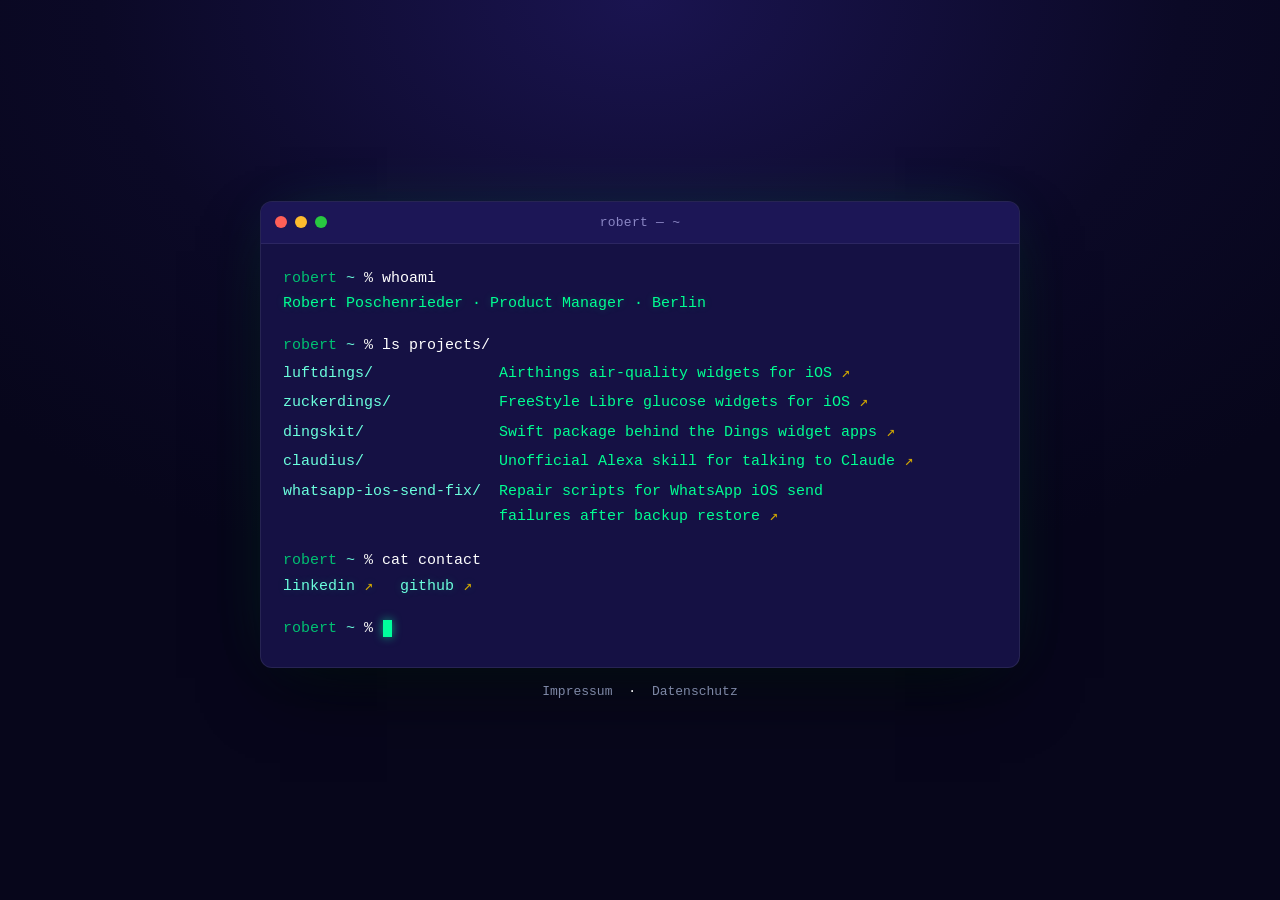
<file: index.html>
<!doctype html>
<html lang="en">
<head>
  <meta charset="utf-8">
  <meta name="viewport" content="width=device-width, initial-scale=1">
  <title>Robert Poschenrieder</title>
  <meta name="description" content="Robert Poschenrieder — product manager in Berlin who uses AI to build apps for fun. Projects include LuftDings and ZuckerDings, iOS widgets for Airthings air-quality sensors and FreeStyle Libre glucose readings.">
  <meta name="color-scheme" content="dark">
  <link rel="stylesheet" href="style.css">
</head>
<body>
  <main>
    <div class="terminal" role="img" aria-label="Terminal window showing Robert Poschenrieder's homepage">
      <div class="titlebar">
        <div class="dots"><span class="r"></span><span class="y"></span><span class="g"></span></div>
        <div class="title">robert — ~</div>
      </div>
      <div class="screen">
        <p class="line"><span class="usr">robert</span> <span class="path">~</span> <span class="pct">%</span> <span class="cmd">whoami</span></p>
        <h1 class="line out"><span class="seg">Robert Poschenrieder ·</span> <span class="seg">Product Manager · Berlin</span></h1>

        <p class="line spacer"></p>

        <p class="line"><span class="usr">robert</span> <span class="path">~</span> <span class="pct">%</span> <span class="cmd">ls projects/</span></p>
        <a class="proj line" href="https://luftdings.poschenrieder.io/"><span class="name">luftdings/</span><span class="desc"><span class="long">Airthings air-quality widgets for iOS</span><span class="short">air-quality widgets</span>&nbsp;<span class="arrow">↗</span></span></a>
        <a class="proj line" href="https://zuckerdings.poschenrieder.io/"><span class="name">zuckerdings/</span><span class="desc"><span class="long">FreeStyle Libre glucose widgets for iOS</span><span class="short">glucose widgets</span>&nbsp;<span class="arrow">↗</span></span></a>
        <a class="proj line" href="https://github.com/robposch/DingsKit"><span class="name">dingskit/</span><span class="desc"><span class="long">Swift package behind the Dings widget apps</span><span class="short">widget app framework</span>&nbsp;<span class="arrow">↗</span></span></a>
        <a class="proj line" href="https://github.com/robposch/claudius"><span class="name">claudius/</span><span class="desc"><span class="long">Unofficial Alexa skill for talking to Claude</span><span class="short">Claude on Alexa</span>&nbsp;<span class="arrow">↗</span></span></a>
        <a class="proj line" href="https://github.com/robposch/whatsapp-ios-send-fix"><span class="name">whatsapp-ios-send-fix/</span><span class="desc"><span class="long">Repair scripts for WhatsApp iOS send failures after backup restore</span><span class="short">WhatsApp send repair</span>&nbsp;<span class="arrow">↗</span></span></a>

        <p class="line spacer"></p>

        <p class="line"><span class="usr">robert</span> <span class="path">~</span> <span class="pct">%</span> <span class="cmd">cat contact</span></p>
        <p class="line out"><a class="lnk" href="https://www.linkedin.com/in/robert-poschenrieder" rel="noopener">linkedin <span class="arrow">↗</span></a>   <a class="lnk" href="https://github.com/robposch" rel="noopener">github <span class="arrow">↗</span></a></p>

        <p class="line spacer"></p>

        <p class="line"><span class="usr">robert</span> <span class="path">~</span> <span class="pct">%</span> <span class="cursor"></span></p>
      </div>
    </div>
    <nav class="legal-foot">
      <a href="impressum/">Impressum</a> ·
      <a href="datenschutz/">Datenschutz</a>
    </nav>
  </main>
</body>
</html>
</file>
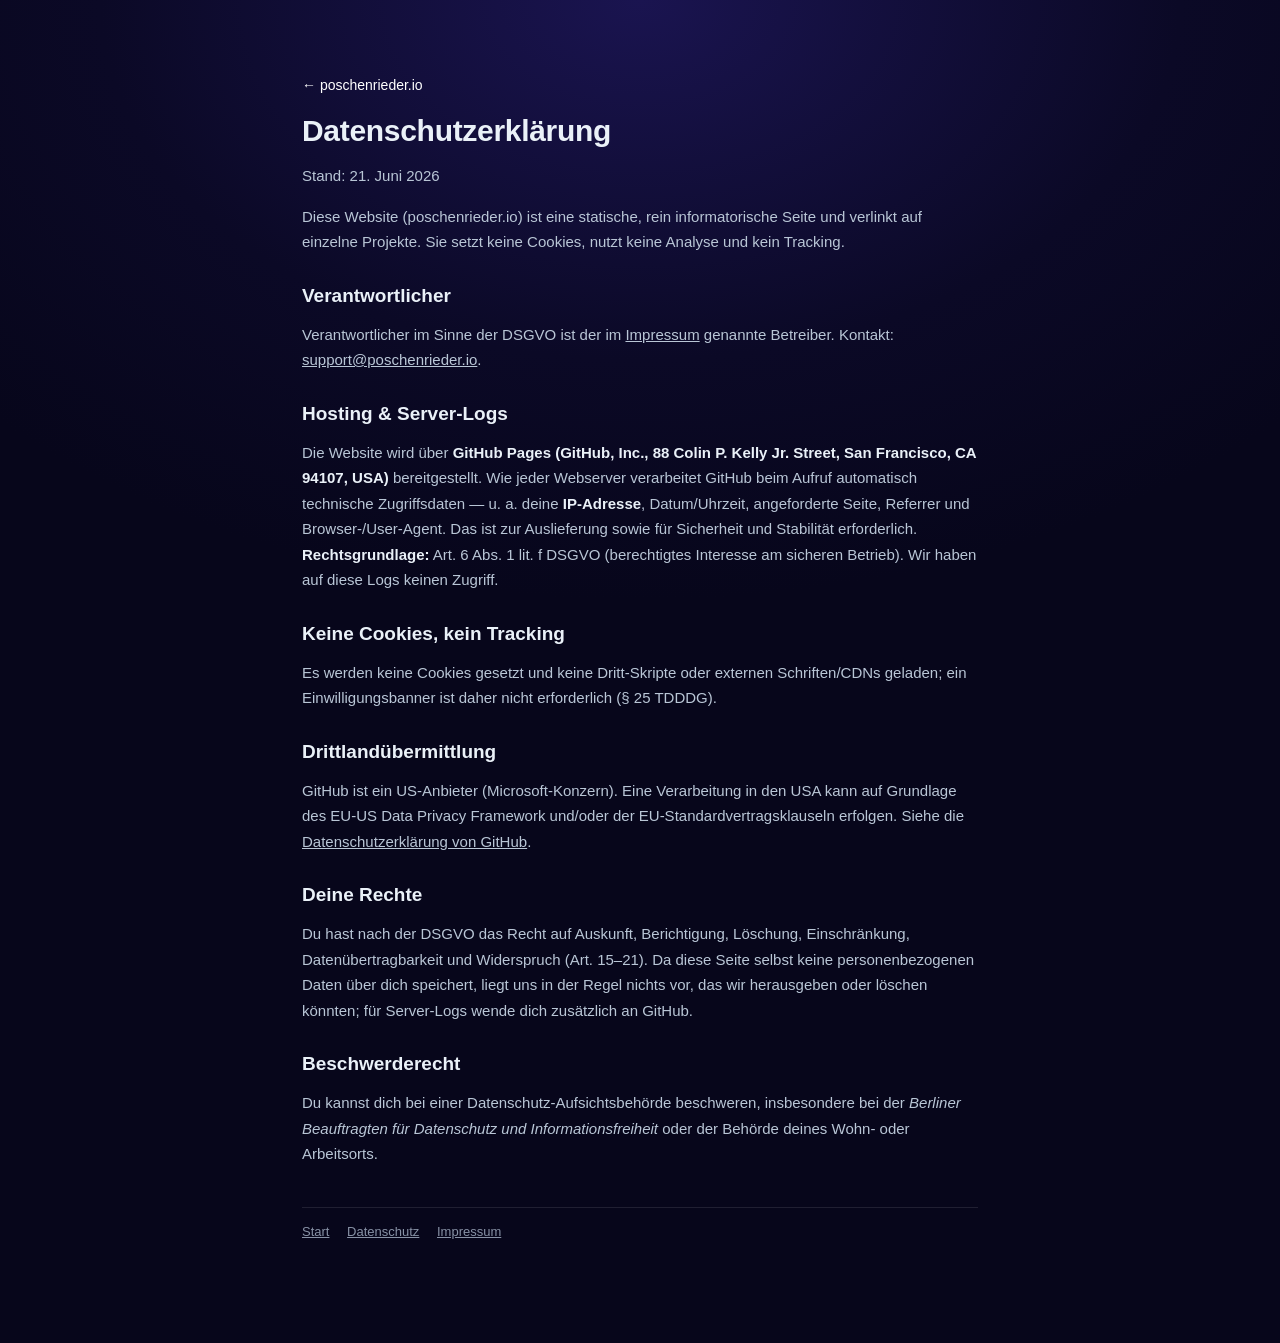
<file: datenschutz/index.html>
<!doctype html>
<html lang="de">
<head>
  <meta charset="utf-8">
  <meta name="viewport" content="width=device-width, initial-scale=1">
  <meta name="color-scheme" content="dark">
  <title>Datenschutzerklärung — Robert Poschenrieder</title>
  <meta name="description" content="Datenschutzerklärung für poschenrieder.io. Statische Website über GitHub Pages, keine Cookies, kein Tracking.">
  <link rel="stylesheet" href="../style.css">
</head>
<body class="doc-page">
  <div class="doc">
    <a class="back" href="../">← poschenrieder.io</a>
    <h1>Datenschutzerklärung</h1>
    <p class="muted">Stand: 21. Juni 2026</p>

    <p>Diese Website (poschenrieder.io) ist eine statische, rein informatorische Seite und verlinkt auf einzelne Projekte. Sie setzt keine Cookies, nutzt keine Analyse und kein Tracking.</p>

    <h2>Verantwortlicher</h2>
    <p>Verantwortlicher im Sinne der DSGVO ist der im <a href="../impressum/">Impressum</a> genannte Betreiber. Kontakt:
      <a href="mailto:&#115;&#117;&#112;&#112;&#111;&#114;&#116;&#64;&#112;&#111;&#115;&#99;&#104;&#101;&#110;&#114;&#105;&#101;&#100;&#101;&#114;&#46;&#105;&#111;">&#115;&#117;&#112;&#112;&#111;&#114;&#116;&#64;&#112;&#111;&#115;&#99;&#104;&#101;&#110;&#114;&#105;&#101;&#100;&#101;&#114;&#46;&#105;&#111;</a>.
    </p>

    <h2>Hosting &amp; Server-Logs</h2>
    <p>Die Website wird über <strong>GitHub Pages (GitHub, Inc., 88 Colin P. Kelly Jr. Street, San Francisco, CA 94107, USA)</strong> bereitgestellt. Wie jeder Webserver verarbeitet GitHub beim Aufruf automatisch technische Zugriffsdaten — u. a. deine <strong>IP-Adresse</strong>, Datum/Uhrzeit, angeforderte Seite, Referrer und Browser-/User-Agent. Das ist zur Auslieferung sowie für Sicherheit und Stabilität erforderlich. <strong>Rechtsgrundlage:</strong> Art. 6 Abs. 1 lit. f DSGVO (berechtigtes Interesse am sicheren Betrieb). Wir haben auf diese Logs keinen Zugriff.</p>

    <h2>Keine Cookies, kein Tracking</h2>
    <p>Es werden keine Cookies gesetzt und keine Dritt-Skripte oder externen Schriften/CDNs geladen; ein Einwilligungsbanner ist daher nicht erforderlich (§ 25 TDDDG).</p>

    <h2>Drittlandübermittlung</h2>
    <p>GitHub ist ein US-Anbieter (Microsoft-Konzern). Eine Verarbeitung in den USA kann auf Grundlage des EU-US Data Privacy Framework und/oder der EU-Standardvertragsklauseln erfolgen. Siehe die <a href="https://docs.github.com/site-policy/privacy-policies/github-general-privacy-statement" rel="noopener" target="_blank">Datenschutzerklärung von GitHub</a>.</p>

    <h2>Deine Rechte</h2>
    <p>Du hast nach der DSGVO das Recht auf Auskunft, Berichtigung, Löschung, Einschränkung, Datenübertragbarkeit und Widerspruch (Art. 15–21). Da diese Seite selbst keine personenbezogenen Daten über dich speichert, liegt uns in der Regel nichts vor, das wir herausgeben oder löschen könnten; für Server-Logs wende dich zusätzlich an GitHub.</p>

    <h2>Beschwerderecht</h2>
    <p>Du kannst dich bei einer Datenschutz-Aufsichtsbehörde beschweren, insbesondere bei der <em>Berliner Beauftragten für Datenschutz und Informationsfreiheit</em> oder der Behörde deines Wohn- oder Arbeitsorts.</p>

    <div class="docfoot">
      <a href="../">Start</a>
      <a href="../datenschutz/">Datenschutz</a>
      <a href="../impressum/">Impressum</a>
    </div>
  </div>
</body>
</html>
</file>
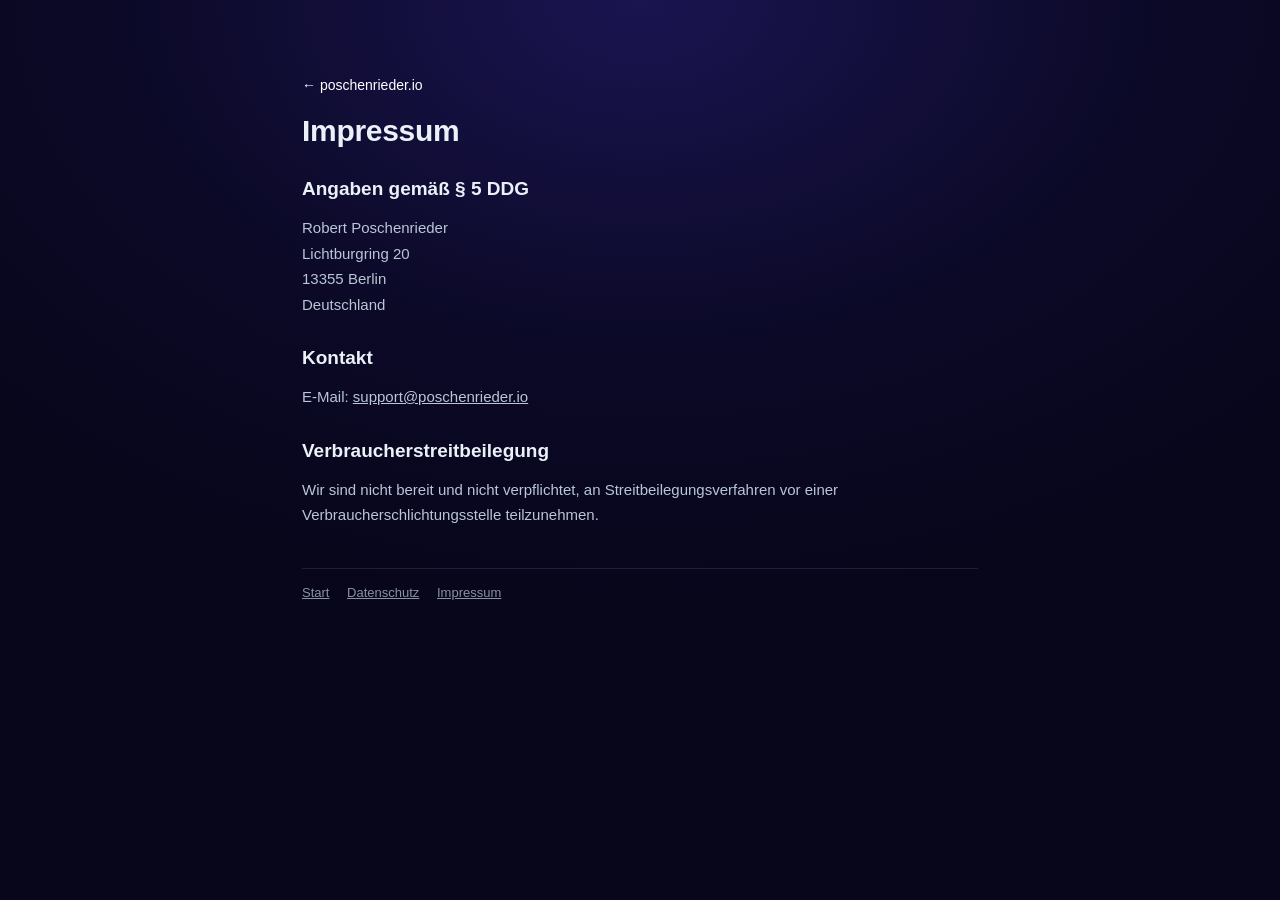
<file: impressum/index.html>
<!doctype html>
<html lang="de">
<head>
  <meta charset="utf-8">
  <meta name="viewport" content="width=device-width, initial-scale=1">
  <meta name="robots" content="noindex, nofollow, noai, noimageai">
  <meta name="color-scheme" content="dark">
  <title>Impressum — Robert Poschenrieder</title>
  <link rel="stylesheet" href="../style.css">
</head>
<body class="doc-page">
  <div class="doc">
    <a class="back" href="../">← poschenrieder.io</a>
    <h1>Impressum</h1>

    <h2>Angaben gemäß § 5 DDG</h2>
    <p>
      Robert Poschenrieder<br>
      Lichtburgring 20<br>
      13355 Berlin<br>
      Deutschland
    </p>

    <h2>Kontakt</h2>
    <p>E-Mail:
      <a href="mailto:&#115;&#117;&#112;&#112;&#111;&#114;&#116;&#64;&#112;&#111;&#115;&#99;&#104;&#101;&#110;&#114;&#105;&#101;&#100;&#101;&#114;&#46;&#105;&#111;">&#115;&#117;&#112;&#112;&#111;&#114;&#116;&#64;&#112;&#111;&#115;&#99;&#104;&#101;&#110;&#114;&#105;&#101;&#100;&#101;&#114;&#46;&#105;&#111;</a>
    </p>

    <h2>Verbraucherstreitbeilegung</h2>
    <p>Wir sind nicht bereit und nicht verpflichtet, an Streitbeilegungsverfahren vor einer Verbraucherschlichtungsstelle teilzunehmen.</p>

    <div class="docfoot">
      <a href="../">Start</a>
      <a href="../datenschutz/">Datenschutz</a>
      <a href="../impressum/">Impressum</a>
    </div>
  </div>
</body>
</html>
</file>
<file: style.css>
/* Ghostty — Cyberdyne theme
   bg #151144  fg #00ff92  cursor #00ff9c
   ANSI: red #ff8373  green #00c172  yellow #d2a700  blue #0071cf
         magenta #ff90fe  cyan #6bffdd  white #f1f1f1  bright-white #ffffff */
:root {
  --bg:          #151144;
  --fg:          #00ff92;
  --cursor:      #00ff9c;
  --green:       #00c172;
  --yellow:      #d2a700;
  --blue:        #0071cf;
  --cyan:        #6bffdd;
  --magenta:     #ff90fe;
  --white:       #f1f1f1;
  --bwhite:      #ffffff;
  --dim:         #8a86c4;
  --titlebar:    #1c1656;
  --sel-bg:      #454d96;
  --sel-fg:      #f4f4f4;
}

* { box-sizing: border-box; }
html { -webkit-text-size-adjust: 100%; }

body {
  margin: 0;
  min-height: 100vh;
  display: flex;
  align-items: center;
  justify-content: center;
  padding: 32px 18px;
  background:
    radial-gradient(900px 600px at 50% 0%, #1a1450 0%, #0b0926 60%, #07061b 100%);
  font-family: "JetBrains Mono", "SFMono-Regular", "SF Mono", Menlo, Consolas, "Liberation Mono", monospace;
  -webkit-font-smoothing: antialiased;
}

::selection { background: var(--sel-bg); color: var(--sel-fg); }

.terminal {
  width: 100%;
  max-width: 760px;
  background: var(--bg);
  border: 1px solid rgba(255,255,255,.08);
  border-radius: 12px;
  overflow: hidden;
  box-shadow:
    0 1px 0 rgba(255,255,255,.06) inset,
    0 30px 70px -20px rgba(0,0,0,.75),
    0 0 60px -25px rgba(0,255,146,.25);
}

/* macOS-style titlebar */
.titlebar {
  position: relative;
  height: 42px;
  display: flex;
  align-items: center;
  padding: 0 14px;
  background: var(--titlebar);
  border-bottom: 1px solid rgba(255,255,255,.07);
}
.dots { display: flex; gap: 8px; z-index: 1; }
.dots span { width: 12px; height: 12px; border-radius: 50%; display: block; }
.dots .r { background: #ff5f57; }
.dots .y { background: #febc2e; }
.dots .g { background: #28c840; }
.title {
  position: absolute;
  left: 0; right: 0;
  text-align: center;
  color: var(--dim);
  font-size: 13px;
  letter-spacing: .02em;
  pointer-events: none;
}

/* screen */
.screen {
  padding: 22px 22px 26px;
  color: var(--fg);
  font-size: 15px;
  line-height: 1.7;
}
.line { margin: 0; white-space: pre-wrap; overflow-wrap: anywhere; }
.spacer { height: 1.1em; }

/* prompt segments */
.usr  { color: var(--green); }
.path { color: var(--cyan); }
.pct  { color: var(--white); }
.cmd  { color: var(--bwhite); }

.out  { color: var(--fg); text-shadow: 0 0 9px rgba(0,255,146,.22); }
h1.out { font-size: 15px; font-weight: 400; margin: 0; display: block; }
.seg { white-space: nowrap; }
.em   { color: var(--bwhite); font-weight: 700; text-shadow: 0 0 12px rgba(255,255,255,.18); }

/* project row (clickable) — name column + description with hanging indent */
.proj {
  display: grid;
  grid-template-columns: 24ch 1fr;
  text-decoration: none;
  color: var(--fg);
  padding: 2px 0;
}
.proj .name { color: var(--cyan); }
.proj .desc { color: var(--fg); text-wrap: balance; }
.proj .short { display: none; }
.proj .arrow, .lnk .arrow { color: var(--yellow); }
.proj:hover .name { text-decoration: underline; color: var(--bwhite); }
.proj:hover { background: rgba(255,255,255,.04); }

/* inline links */
.lnk { color: var(--cyan); text-decoration: none; }
.lnk:hover { color: var(--bwhite); text-decoration: underline; }

/* blinking block cursor */
.cursor {
  display: inline-block;
  width: .58em;
  height: 1.15em;
  vertical-align: text-bottom;
  margin-left: 1px;
  background: var(--cursor);
  box-shadow: 0 0 10px rgba(0,255,156,.6);
  animation: blink 1.05s steps(1) infinite;
}
@keyframes blink { 0%, 50% { opacity: 1; } 50.01%, 100% { opacity: 0; } }

@media (max-width: 480px) {
  body { padding: 24px 10px; }
  .screen { font-size: 12px; padding: 16px 14px 20px; }
  .title { font-size: 12px; }
}
/* too narrow for a name column: stack name above description */
@media (max-width: 700px) {
  .proj { grid-template-columns: 1fr; }
  .proj .desc { padding-left: 2ch; }
  /* one-line descriptions so rows never wrap on phones */
  .proj .long { display: none; }
  .proj .short { display: inline; }
}
@media (prefers-reduced-motion: reduce) { .cursor { animation: none; } }

/* small footer under the terminal (legal links) */
main { width: 100%; max-width: 760px; }
.legal-foot { margin-top: 16px; text-align: center; font-size: 13px; }
.legal-foot a { color: #7e88a6; text-decoration: none; margin: 0 8px; }
.legal-foot a:hover { color: #fff; }

/* legal document pages (Impressum / Datenschutz) — Cyberdyne palette, readable sans */
body.doc-page {
  display: block;
  font-family: -apple-system, BlinkMacSystemFont, "Segoe UI", Roboto, Helvetica, Arial, sans-serif;
}
.doc { max-width: 720px; margin: 0 auto; padding: 44px 22px 72px; }
.doc .back { color: var(--teal-bright); text-decoration: none; font-size: 14px; }
.doc h1 { font-size: 30px; margin: 20px 0 8px; color: #eaf1f8; letter-spacing: -.3px; }
.doc h2 { font-size: 19px; margin: 30px 0 8px; color: #eaf1f8; }
.doc h3 { font-size: 16px; margin: 20px 0 6px; color: #cdd8e6; }
.doc p, .doc li { color: #b9c6d6; font-size: 15px; line-height: 1.7; }
.doc a { color: var(--teal-bright); }
.doc strong { color: #eaf1f8; }
.doc .note {
  border-left: 3px solid var(--teal-bright);
  background: rgba(255,255,255,.05);
  padding: 12px 16px; border-radius: 8px; margin: 18px 0;
}
.doc .docfoot { margin-top: 40px; border-top: 1px solid rgba(255,255,255,.1); padding-top: 16px; font-size: 13px; }
.doc .docfoot a { color: #8892a6; margin-right: 14px; }
</file>
